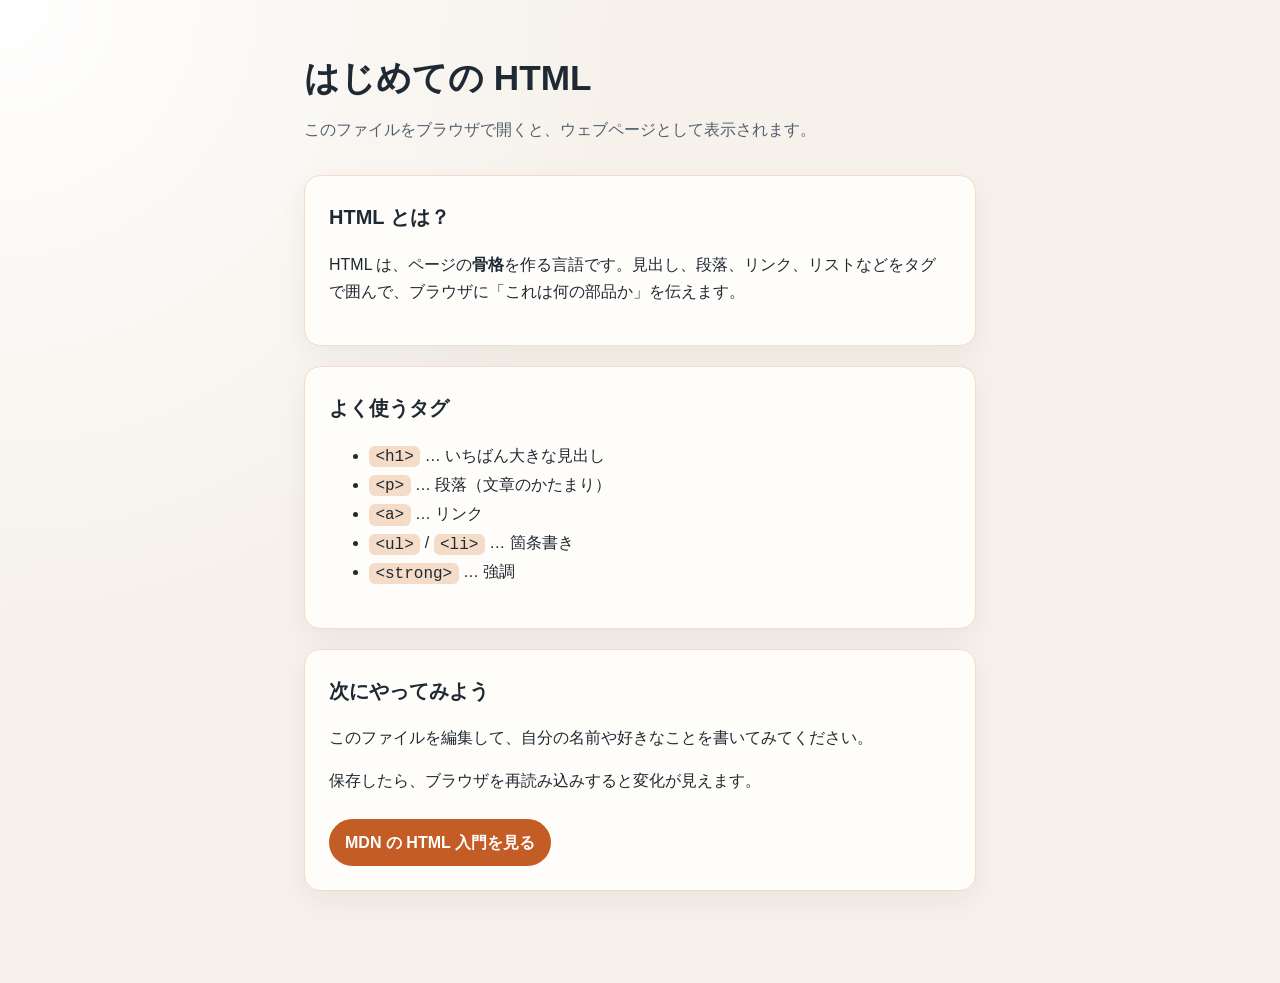
<file: hajimete-no-html.html>
<!DOCTYPE html>
<html lang="ja">
  <head>
    <meta charset="UTF-8" />
    <meta name="viewport" content="width=device-width, initial-scale=1.0" />
    <title>はじめての HTML</title>
    <style>
      :root {
        color-scheme: light;
        --bg: #f6f1ea;
        --ink: #1f2933;
        --muted: #52606d;
        --card: #fffdf9;
        --accent: #c45c26;
        --accent-soft: #f4dcc8;
      }

      * {
        box-sizing: border-box;
      }

      body {
        margin: 0;
        font-family: "Hiragino Sans", "Yu Gothic", "Meiryo", sans-serif;
        line-height: 1.7;
        color: var(--ink);
        background:
          radial-gradient(circle at top left, #fff 0, transparent 40%),
          var(--bg);
      }

      main {
        max-width: 720px;
        margin: 0 auto;
        padding: 48px 24px 72px;
      }

      header {
        margin-bottom: 32px;
      }

      h1 {
        margin: 0 0 8px;
        font-size: 2.2rem;
      }

      .lede {
        margin: 0;
        color: var(--muted);
      }

      section {
        background: var(--card);
        border: 1px solid var(--accent-soft);
        border-radius: 16px;
        padding: 24px;
        margin-bottom: 20px;
        box-shadow: 0 10px 30px rgba(31, 41, 51, 0.06);
      }

      h2 {
        margin-top: 0;
        font-size: 1.25rem;
      }

      code {
        font-family: Consolas, "Courier New", monospace;
        background: var(--accent-soft);
        padding: 0.1em 0.4em;
        border-radius: 6px;
      }

      a {
        color: var(--accent);
      }

      .button {
        display: inline-block;
        margin-top: 8px;
        padding: 10px 16px;
        background: var(--accent);
        color: white;
        text-decoration: none;
        border-radius: 999px;
        font-weight: 700;
      }

      .button:hover {
        filter: brightness(1.05);
      }
    </style>
  </head>
  <body>
    <main>
      <header>
        <h1>はじめての HTML</h1>
        <p class="lede">このファイルをブラウザで開くと、ウェブページとして表示されます。</p>
      </header>

      <section>
        <h2>HTML とは？</h2>
        <p>
          HTML は、ページの<strong>骨格</strong>を作る言語です。見出し、段落、リンク、リストなどをタグで囲んで、ブラウザに「これは何の部品か」を伝えます。
        </p>
      </section>

      <section>
        <h2>よく使うタグ</h2>
        <ul>
          <li><code>&lt;h1&gt;</code> … いちばん大きな見出し</li>
          <li><code>&lt;p&gt;</code> … 段落（文章のかたまり）</li>
          <li><code>&lt;a&gt;</code> … リンク</li>
          <li><code>&lt;ul&gt;</code> / <code>&lt;li&gt;</code> … 箇条書き</li>
          <li><code>&lt;strong&gt;</code> … 強調</li>
        </ul>
      </section>

      <section>
        <h2>次にやってみよう</h2>
        <p>このファイルを編集して、自分の名前や好きなことを書いてみてください。</p>
        <p>保存したら、ブラウザを再読み込みすると変化が見えます。</p>
        <a class="button" href="https://developer.mozilla.org/ja/docs/Learn_web_development/Core/Structuring_content">MDN の HTML 入門を見る</a>
      </section>
    </main>
  </body>
</html>
</file>
